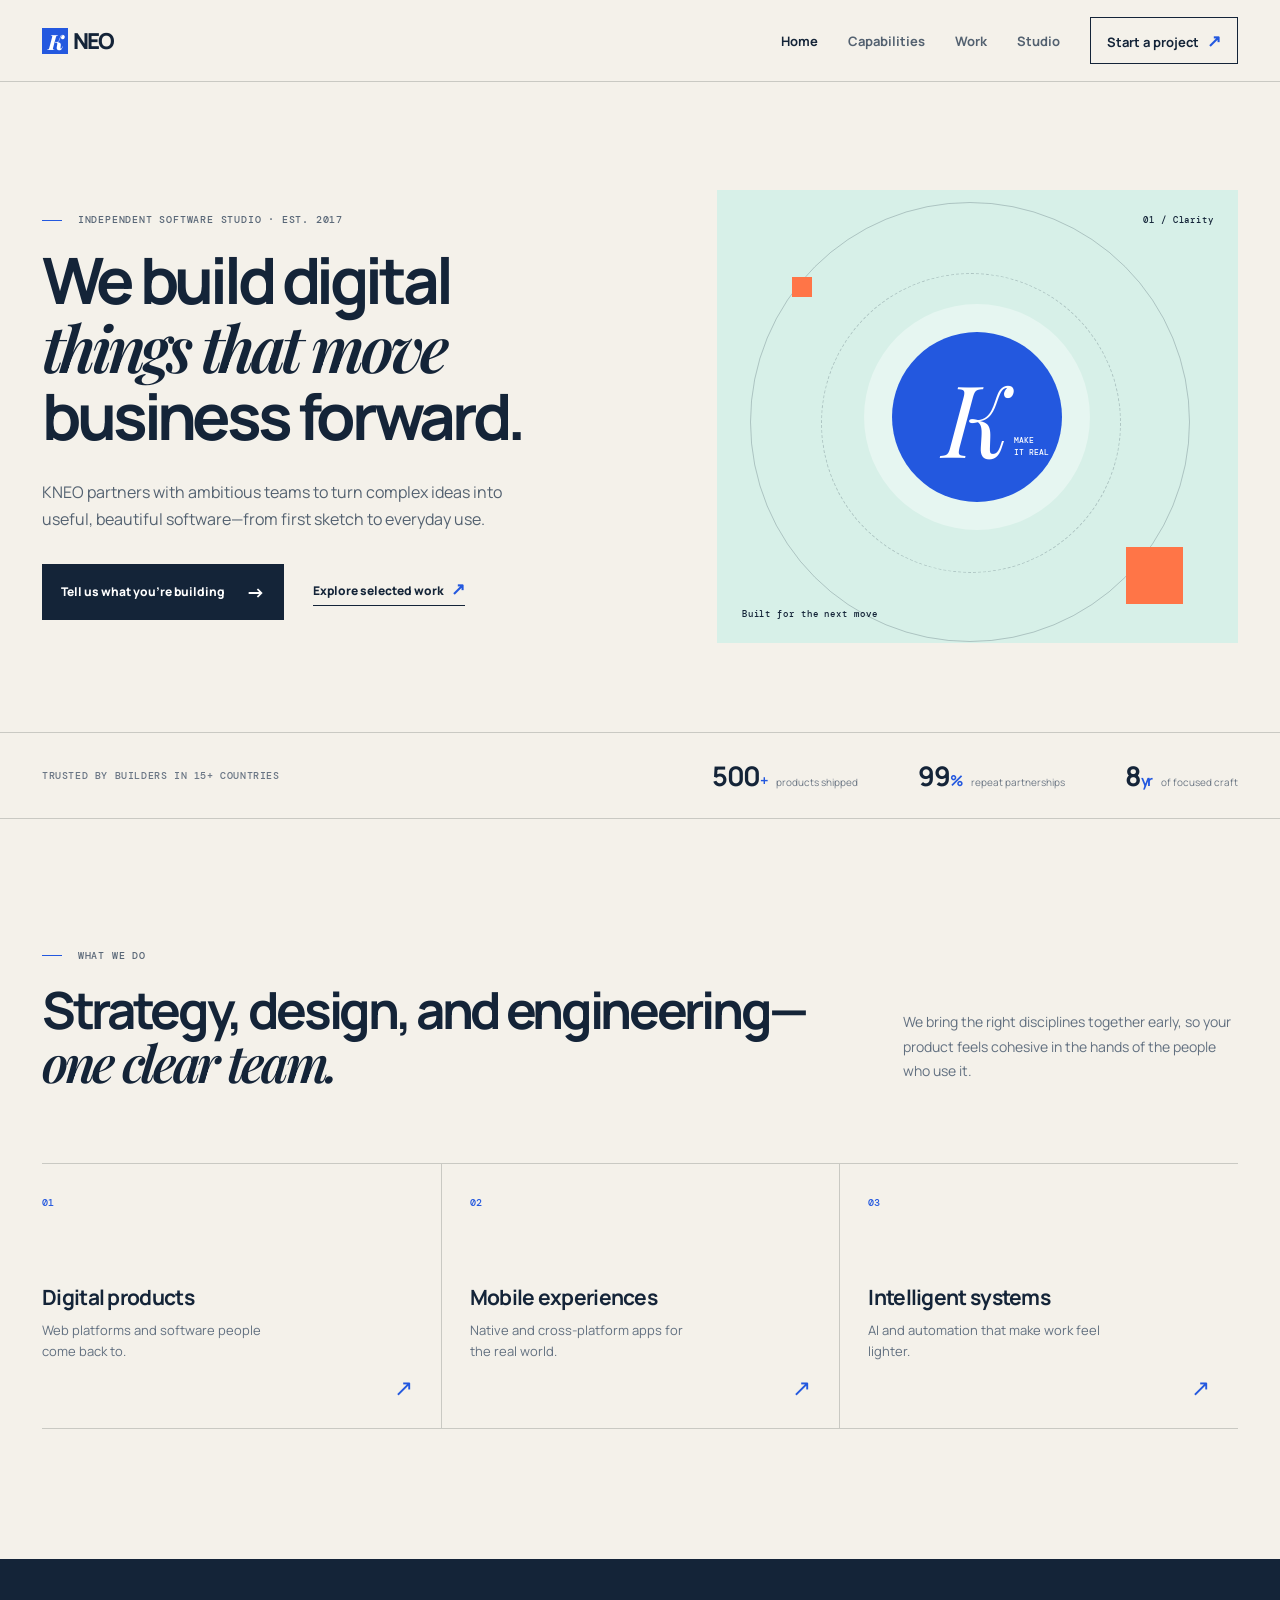
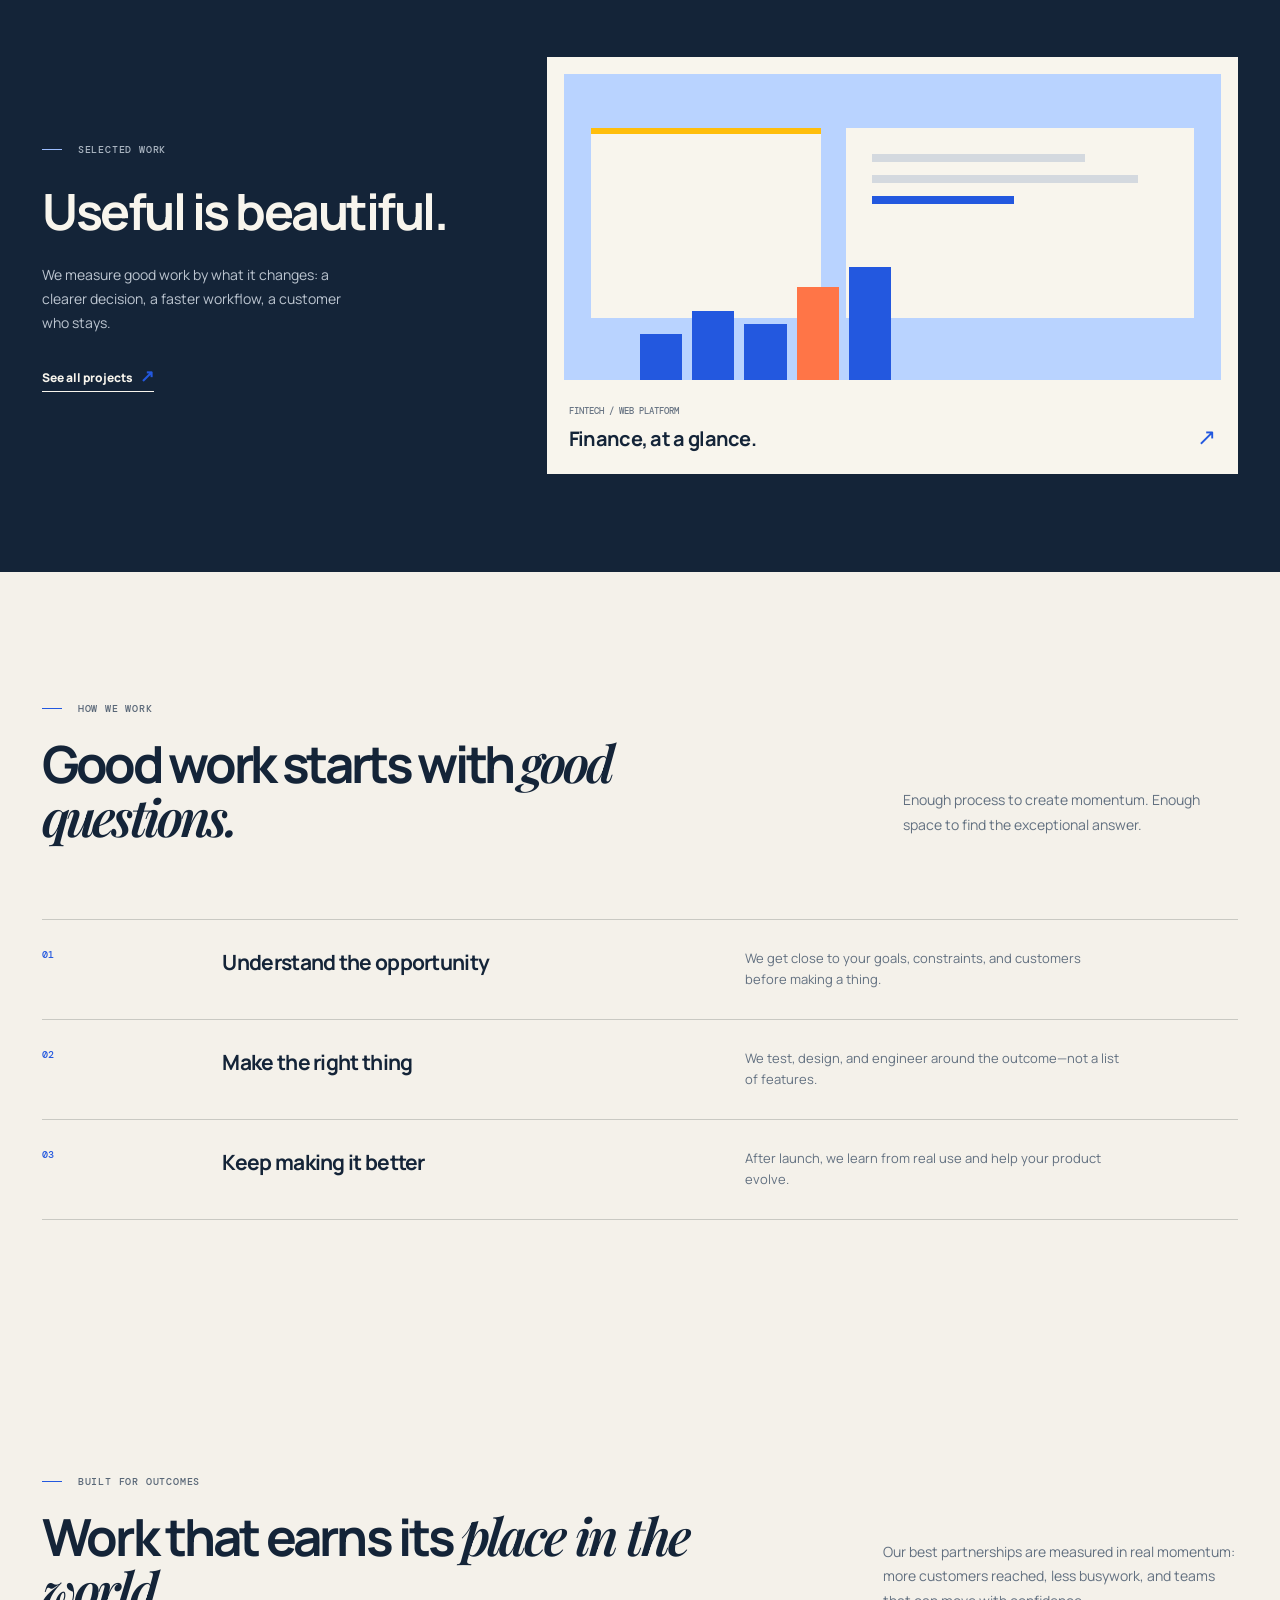
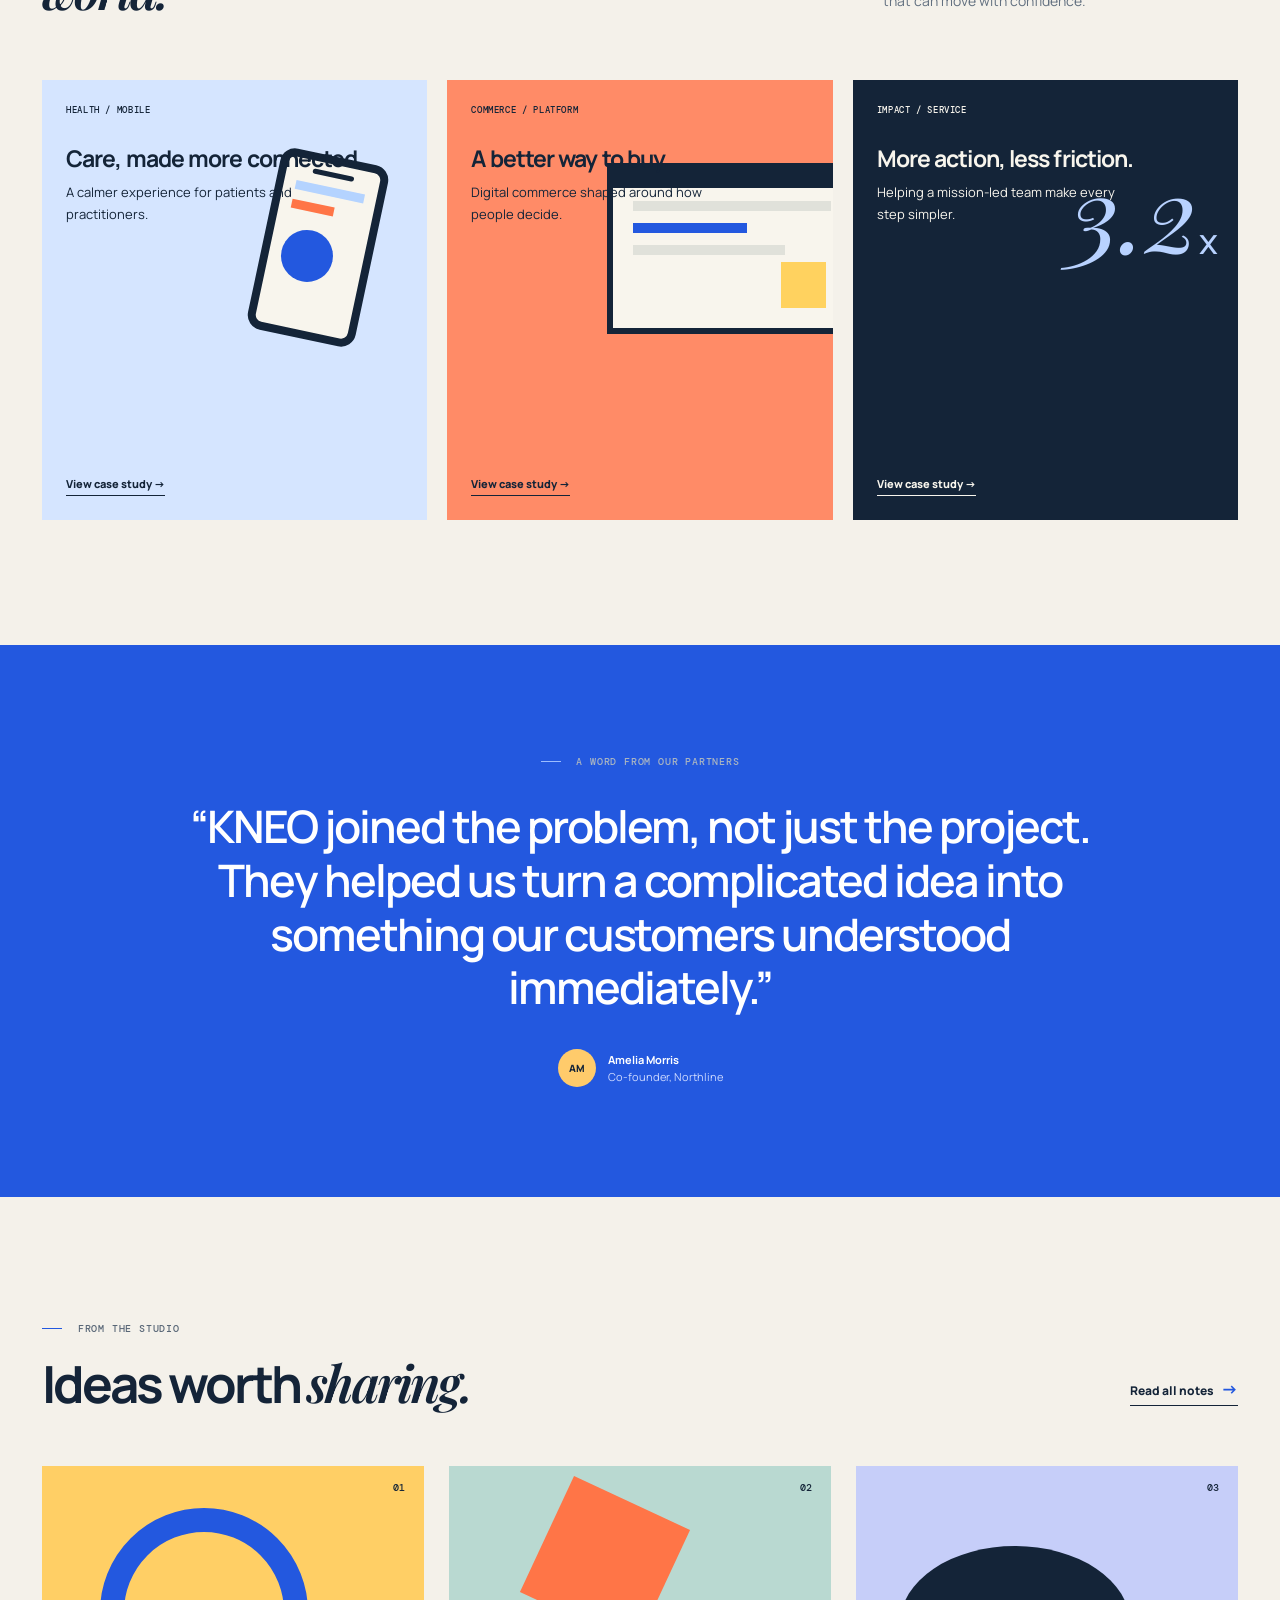
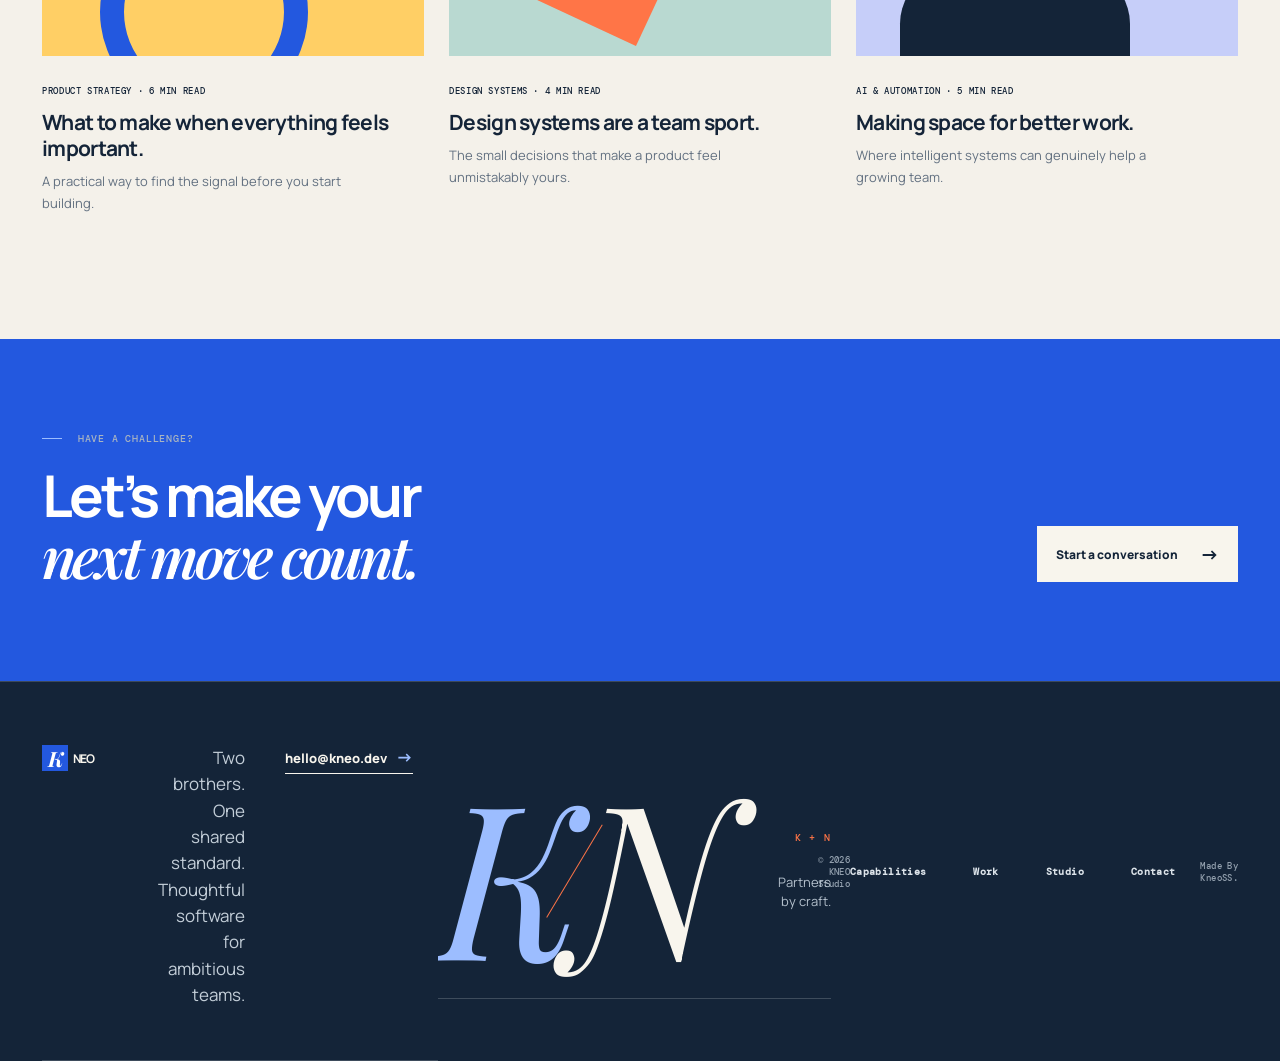
<file: index.html>
<!doctype html>
<html lang="en">
<head>
  <meta charset="UTF-8">
  <meta name="viewport" content="width=device-width, initial-scale=1.0">
  <meta name="description" content="KNEO is a product-minded software partner for ambitious teams.">
  <title>KNEO — Digital products, built to matter</title>
  <link rel="preconnect" href="https://fonts.googleapis.com">
  <link rel="preconnect" href="https://fonts.gstatic.com" crossorigin>
  <link href="https://fonts.googleapis.com/css2?family=DM+Mono:wght@400;500&family=Manrope:wght@400;500;600;700;800&family=Playfair+Display:ital,wght@0,600;0,700;1,600&display=swap" rel="stylesheet">
  <link rel="stylesheet" href="css/home.css">
</head>
<body class="home-page">
  <header class="site-header">
    <a class="brand" href="index.html" aria-label="KNEO home"><span>K</span>NEO</a>
    <button class="menu-button" aria-expanded="false" aria-controls="site-nav">Menu <i></i></button>
    <nav id="site-nav" class="site-nav" aria-label="Main navigation">
      <a class="active" href="index.html">Home</a>
      <a href="services.html">Capabilities</a>
      <a href="portfolio.html">Work</a>
      <a href="about.html">Studio</a>
      <a class="nav-contact" href="contact.html">Start a project <span>↗</span></a>
    </nav>
  </header>

  <main>
    <section class="hero">
      <div class="hero-copy">
        <p class="eyebrow"><span></span> Independent software studio · Est. 2017</p>
        <h1>We build digital<br><em>things that move</em><br>business forward.</h1>
        <p class="hero-intro">KNEO partners with ambitious teams to turn complex ideas into useful, beautiful software—from first sketch to everyday use.</p>
        <div class="hero-actions">
          <a class="button button-dark" href="contact.html">Tell us what you’re building <span>→</span></a>
          <a class="text-link" href="portfolio.html">Explore selected work <span>↗</span></a>
        </div>
      </div>
      <div class="hero-art" aria-label="Abstract digital product illustration">
        <div class="art-label top">01 / Clarity</div>
        <div class="art-label bottom">Built for the next move</div>
        <div class="orbit orbit-one"></div><div class="orbit orbit-two"></div>
        <div class="square square-one"></div><div class="square square-two"></div>
        <div class="art-core"><span>K</span><small>MAKE<br>IT REAL</small></div>
      </div>
    </section>

    <section class="proof" aria-label="KNEO at a glance">
      <p>Trusted by builders in 15+ countries</p>
      <div class="proof-stats">
        <div><strong>500<span>+</span></strong><small>products shipped</small></div>
        <div><strong>99<span>%</span></strong><small>repeat partnerships</small></div>
        <div><strong>8<span>yr</span></strong><small>of focused craft</small></div>
      </div>
    </section>

    <section class="intro-section">
      <p class="eyebrow"><span></span> What we do</p>
      <div class="split-heading">
        <h2>Strategy, design, and engineering—<em>one clear team.</em></h2>
        <p>We bring the right disciplines together early, so your product feels cohesive in the hands of the people who use it.</p>
      </div>
      <div class="capability-grid">
        <a href="services.html" class="capability"><span>01</span><h3>Digital products</h3><p>Web platforms and software people come back to.</p><b>↗</b></a>
        <a href="services.html" class="capability"><span>02</span><h3>Mobile experiences</h3><p>Native and cross-platform apps for the real world.</p><b>↗</b></a>
        <a href="services.html" class="capability"><span>03</span><h3>Intelligent systems</h3><p>AI and automation that make work feel lighter.</p><b>↗</b></a>
      </div>
    </section>

    <section class="feature-work">
      <div class="work-intro">
        <p class="eyebrow light"><span></span> Selected work</p>
        <h2>Useful is beautiful.</h2>
        <p>We measure good work by what it changes: a clearer decision, a faster workflow, a customer who stays.</p>
        <a class="text-link light-link" href="portfolio.html">See all projects <span>↗</span></a>
      </div>
      <div class="work-card">
        <div class="work-visual"><div class="panel panel-left"></div><div class="panel panel-right"><i></i><i></i><i></i></div><div class="chart"><span></span><span></span><span></span><span></span><span></span></div></div>
        <div class="work-meta"><div><small>FINTECH / WEB PLATFORM</small><h3>Finance, at a glance.</h3></div><a href="portfolio.html" aria-label="View Fintech Dashboard project">↗</a></div>
      </div>
    </section>

    <section class="approach">
      <p class="eyebrow"><span></span> How we work</p>
      <div class="approach-title"><h2>Good work starts with <em>good questions.</em></h2><p>Enough process to create momentum. Enough space to find the exceptional answer.</p></div>
      <ol>
        <li><span>01</span><div><h3>Understand the opportunity</h3><p>We get close to your goals, constraints, and customers before making a thing.</p></div></li>
        <li><span>02</span><div><h3>Make the right thing</h3><p>We test, design, and engineer around the outcome—not a list of features.</p></div></li>
        <li><span>03</span><div><h3>Keep making it better</h3><p>After launch, we learn from real use and help your product evolve.</p></div></li>
      </ol>
    </section>

    <section class="results-section">
      <div class="results-heading">
        <div><p class="eyebrow"><span></span> Built for outcomes</p><h2>Work that earns its <em>place in the world.</em></h2></div>
        <p>Our best partnerships are measured in real momentum: more customers reached, less busywork, and teams that can move with confidence.</p>
      </div>
      <div class="results-grid">
        <article class="result-card result-sky"><span>HEALTH / MOBILE</span><div class="mini-phone"><i></i><i></i><b></b></div><h3>Care, made more connected.</h3><p>A calmer experience for patients and practitioners.</p><a href="portfolio.html">View case study &rarr;</a></article>
        <article class="result-card result-coral"><span>COMMERCE / PLATFORM</span><div class="mini-browser"><i></i><i></i><i></i><b></b></div><h3>A better way to buy.</h3><p>Digital commerce shaped around how people decide.</p><a href="portfolio.html">View case study &rarr;</a></article>
        <article class="result-card result-ink"><span>IMPACT / SERVICE</span><div class="result-number">3.2<small>x</small></div><h3>More action, less friction.</h3><p>Helping a mission-led team make every step simpler.</p><a href="portfolio.html">View case study &rarr;</a></article>
      </div>
    </section>

    <section class="quote-section">
      <p class="eyebrow light"><span></span> A word from our partners</p>
      <blockquote>&ldquo;KNEO joined the problem, not just the project. They helped us turn a complicated idea into something our customers understood immediately.&rdquo;</blockquote>
      <div class="quote-person"><div>AM</div><p><strong>Amelia Morris</strong><br><span>Co-founder, Northline</span></p></div>
    </section>

    <section class="insights">
      <div class="insights-header"><div><p class="eyebrow"><span></span> From the studio</p><h2>Ideas worth <em>sharing.</em></h2></div><a class="text-link" href="blog.html">Read all notes <span>&rarr;</span></a></div>
      <div class="insight-grid">
        <a class="insight" href="blog.html"><div class="insight-art art-one"><span>01</span></div><small>PRODUCT STRATEGY &middot; 6 MIN READ</small><h3>What to make when everything feels important.</h3><p>A practical way to find the signal before you start building.</p></a>
        <a class="insight" href="blog.html"><div class="insight-art art-two"><span>02</span></div><small>DESIGN SYSTEMS &middot; 4 MIN READ</small><h3>Design systems are a team sport.</h3><p>The small decisions that make a product feel unmistakably yours.</p></a>
        <a class="insight" href="blog.html"><div class="insight-art art-three"><span>03</span></div><small>AI &amp; AUTOMATION &middot; 5 MIN READ</small><h3>Making space for better work.</h3><p>Where intelligent systems can genuinely help a growing team.</p></a>
      </div>
    </section>

    <section class="closing">
      <div><p class="eyebrow light"><span></span> Have a challenge?</p><h2>Let’s make your<br><em>next move count.</em></h2></div>
      <a class="button button-light" href="contact.html">Start a conversation <span>→</span></a>
    </section>
  </main>

  <footer class="site-footer"><a class="brand" href="index.html"><span>K</span>NEO</a><p>Thoughtful software for ambitious teams.</p><div><a href="mailto:hello@kneo.dev">hello@kneo.dev</a><small>© 2026 KNEO</small></div></footer>
  <footer class="site-footer">
    <div class="footer-top">
      <a class="brand" href="index.html" aria-label="KNEO home"><span>K</span>NEO</a>
      <p class="footer-statement">Two brothers. One shared standard.<br>Thoughtful software for ambitious teams.</p>
      <a class="footer-email" href="mailto:hello@kneo.dev">hello@kneo.dev <span>&rarr;</span></a>
    </div>
    <div class="brothers-mark" aria-label="KNEO was founded by brothers K and N">
      <div class="brother-letter brother-k">K</div><i></i><div class="brother-letter brother-n">N</div>
      <p><strong>K + N</strong><span><br>Partners by craft.</span></p>
    </div>
    <div class="footer-bottom"><small>&copy; 2026 KNEO Studio</small><div><a href="services.html">Capabilities</a><a href="portfolio.html">Work</a><a href="about.html">Studio</a><a href="contact.html">Contact</a></div><small>Made By KneoSS.</small></div>
  </footer>
  <script>const button=document.querySelector('.menu-button'),nav=document.querySelector('.site-nav');button.addEventListener('click',()=>{const open=nav.classList.toggle('open');button.setAttribute('aria-expanded',open)});</script>
</body>
</html>
</file>
<file: css/home.css>
:root{--ink:#142438;--paper:#f4f1ea;--blue:#2358df;--orange:#ff7547;--line:#c9c9c3;--muted:#627080}*{box-sizing:border-box}html{scroll-behavior:smooth}body{margin:0;background:var(--paper);color:var(--ink);font-family:Manrope,Arial,sans-serif;-webkit-font-smoothing:antialiased}a{color:inherit;text-decoration:none}.site-header{height:82px;max-width:1400px;margin:auto;padding:0 42px;display:flex;align-items:center;justify-content:space-between;border-bottom:1px solid var(--line)}.brand{font-size:22px;font-weight:800;letter-spacing:-1.7px;display:flex;align-items:center;gap:5px}.brand span{height:26px;width:26px;background:var(--blue);color:#fff;display:inline-flex;align-items:center;justify-content:center;font-family:"Playfair Display",serif;font-size:21px;font-style:italic}.site-nav{display:flex;align-items:center;gap:30px;font-size:13px;font-weight:700}.site-nav>a:not(.nav-contact){color:#536170}.site-nav>a.active,.site-nav>a:hover{color:var(--ink)}.nav-contact{padding:11px 16px;border:1px solid var(--ink);color:var(--ink)!important}.nav-contact span,.text-link span{color:var(--blue);font-size:17px;margin-left:5px}.menu-button{display:none;background:none;border:0;color:var(--ink);font:700 13px Manrope}.hero{min-height:650px;max-width:1400px;margin:auto;padding:97px 42px 78px;display:grid;grid-template-columns:1.07fr .93fr;gap:75px;align-items:center}.eyebrow{margin:0 0 21px;color:#596777;font:500 10px "DM Mono",monospace;letter-spacing:.08em;text-transform:uppercase}.eyebrow span{width:20px;height:1px;background:var(--blue);display:inline-block;vertical-align:middle;margin:0 9px 2px 0}.hero h1,.split-heading h2,.approach h2,.closing h2{font-size:clamp(42px,5vw,74px);letter-spacing:-.065em;line-height:1.04;margin:0;font-weight:700}.hero h1 em,h2 em{font-family:"Playfair Display",serif;font-weight:600}.hero-intro{font-size:16px;line-height:1.7;color:#546271;max-width:460px;margin:30px 0}.hero-actions{display:flex;align-items:center;gap:29px}.button{padding:15px 19px;display:inline-flex;gap:22px;align-items:center;font-size:12px;font-weight:800}.button span{font-size:19px}.button-dark{background:var(--ink);color:white}.text-link{font-size:12px;font-weight:800;border-bottom:1px solid var(--ink);padding-bottom:5px}.hero-art{min-height:453px;position:relative;overflow:hidden;background:#d7f0e8}.art-core{position:absolute;left:50%;top:50%;transform:translate(-50%,-50%);width:170px;height:170px;background:var(--blue);border-radius:50%;color:white;display:flex;align-items:center;justify-content:center;box-shadow:0 0 0 28px rgba(255,255,255,.37)}.art-core span{font:italic 100px "Playfair Display",serif;line-height:1}.art-core small{font:500 8px "DM Mono",monospace;position:absolute;bottom:43px;right:13px;line-height:1.45}.orbit{position:absolute;border:1px solid rgba(20,36,56,.22);border-radius:50%}.orbit-one{width:440px;height:440px;top:12px;left:33px}.orbit-two{width:300px;height:300px;top:83px;left:104px;border-style:dashed}.square{position:absolute;background:var(--orange)}.square-one{width:20px;height:20px;top:87px;left:75px}.square-two{width:57px;height:57px;bottom:39px;right:55px}.art-label{position:absolute;font:500 9px "DM Mono",monospace;letter-spacing:.1em}.art-label.top{top:24px;right:24px}.art-label.bottom{bottom:23px;left:25px}.proof{border-top:1px solid var(--line);border-bottom:1px solid var(--line);padding:24px 42px;max-width:1400px;margin:auto;display:flex;align-items:center;justify-content:space-between}.proof>p{margin:0;color:#697584;font:500 10px "DM Mono",monospace;text-transform:uppercase;letter-spacing:.06em}.proof-stats{display:flex;gap:60px}.proof-stats div{display:flex;align-items:baseline;gap:9px}.proof strong{font-size:27px;letter-spacing:-1.4px}.proof strong span{font-size:15px;color:var(--blue)}.proof small{font-size:10px;color:#6e7986}.intro-section,.approach{max-width:1400px;margin:auto;padding:130px 42px}.split-heading{display:grid;grid-template-columns:1.4fr .6fr;gap:80px;align-items:end}.split-heading h2,.approach h2{font-size:clamp(36px,4vw,57px);max-width:770px}.split-heading>p,.approach-title>p{font-size:14px;line-height:1.75;color:var(--muted);margin:0 0 7px}.capability-grid{display:grid;grid-template-columns:repeat(3,1fr);border-top:1px solid var(--line);margin-top:72px}.capability{min-height:265px;padding:25px 28px 24px 0;position:relative;border-bottom:1px solid var(--line)}.capability+.capability{padding-left:28px;border-left:1px solid var(--line)}.capability span{font:500 10px "DM Mono",monospace;color:var(--blue)}.capability h3{margin:72px 0 9px;font-size:21px;letter-spacing:-.7px}.capability p{color:var(--muted);font-size:13px;max-width:235px;line-height:1.65;margin:0}.capability b{position:absolute;right:28px;bottom:25px;font-size:23px;font-weight:400;color:var(--blue)}.feature-work{padding:98px max(42px,calc((100vw - 1316px)/2));background:var(--ink);color:#f8f5ed;display:grid;grid-template-columns:.75fr 1.25fr;gap:90px;align-items:center}.eyebrow.light{color:#aab5c1}.eyebrow.light span{background:#9cbdff}.work-intro h2{font-size:50px;letter-spacing:-2.5px;margin:0 0 18px}.work-intro>p:not(.eyebrow){color:#bdc6d1;font-size:14px;line-height:1.7;max-width:310px;margin-bottom:29px}.light-link{border-color:#f8f5ed}.work-card{background:#f8f5ed;color:var(--ink);padding:17px}.work-visual{height:306px;background:#b9d3ff;position:relative;padding:27px;overflow:hidden}.panel{height:190px;position:absolute;top:54px;background:#f8f5ed}.panel-left{left:27px;width:35%;border-top:6px solid #ffbe0c}.panel-right{right:27px;width:53%;padding:26px}.panel-right i{display:block;height:8px;background:#d4d9df;margin-bottom:13px;width:72%}.panel-right i:nth-child(2){width:90%}.panel-right i:nth-child(3){width:48%;background:var(--blue)}.chart{position:absolute;left:54px;bottom:0;height:120px;width:45%;display:flex;align-items:flex-end;gap:10px;padding:0 22px}.chart span{width:18%;background:var(--blue)}.chart span:nth-child(1){height:38%}.chart span:nth-child(2){height:57%}.chart span:nth-child(3){height:46%}.chart span:nth-child(4){height:77%;background:var(--orange)}.chart span:nth-child(5){height:94%}.work-meta{display:flex;justify-content:space-between;align-items:end;padding:17px 5px 5px}.work-meta small{font:500 9px "DM Mono",monospace;color:#697584}.work-meta h3{margin:6px 0 0;font-size:20px;letter-spacing:-.7px}.work-meta>a{font-size:23px;color:var(--blue)}.approach-title{display:grid;grid-template-columns:1.4fr .6fr;gap:80px;align-items:end}.approach ol{list-style:none;margin:75px 0 0;padding:0;border-top:1px solid var(--line)}.approach li{display:grid;grid-template-columns:13% 1fr;gap:25px;padding:28px 0;border-bottom:1px solid var(--line)}.approach li>span{font:500 10px "DM Mono",monospace;color:var(--blue)}.approach li>div{display:grid;grid-template-columns:1fr 1fr;gap:30px}.approach h3{font-size:21px;letter-spacing:-.7px;margin:0}.approach li p{margin:0;color:var(--muted);font-size:13px;line-height:1.65;max-width:380px}.closing{padding:93px max(42px,calc((100vw - 1316px)/2));background:var(--blue);color:#fff;display:flex;justify-content:space-between;align-items:flex-end}.closing h2{font-size:clamp(40px,4.5vw,66px)}.button-light{background:#f8f5ed;color:var(--ink);margin-bottom:6px}.site-footer{max-width:1400px;margin:auto;padding:31px 42px;display:grid;grid-template-columns:1fr 1fr 1fr;align-items:center;border-top:1px solid rgba(255,255,255,.17);background:var(--ink);color:#edf0f3}.site-footer p{font-size:12px;color:#abb5c0;margin:0}.site-footer div{text-align:right}.site-footer div a{font-size:12px;font-weight:700;margin-right:25px}.site-footer small{font:500 9px "DM Mono",monospace;color:#93a0ae}@media(max-width:760px){.site-header{height:68px;padding:0 20px}.menu-button{display:block}.site-nav{display:none;position:absolute;z-index:2;top:68px;left:0;right:0;padding:24px 20px;background:var(--paper);border-bottom:1px solid var(--line);flex-direction:column;align-items:flex-start;gap:20px}.site-nav.open{display:flex}.hero{min-height:auto;padding:72px 20px 45px;display:block}.hero h1{font-size:47px}.hero-art{min-height:330px;margin-top:55px}.art-core{transform:translate(-50%,-50%) scale(.73)}.orbit-one{width:330px;height:330px;left:calc(50% - 165px);top:0}.orbit-two{width:230px;height:230px;left:calc(50% - 115px);top:50px}.proof{padding:21px 20px;display:block}.proof-stats{gap:18px;margin-top:18px;justify-content:space-between}.proof-stats div{display:block}.proof small{display:block}.intro-section,.approach{padding:76px 20px}.split-heading,.approach-title{display:block}.split-heading>p,.approach-title>p{margin-top:20px}.capability-grid{display:block;margin-top:42px}.capability,.capability+.capability{min-height:190px;padding:22px 0;border-left:0}.capability h3{margin-top:38px}.capability b{right:0;bottom:22px}.feature-work{padding:66px 20px;display:block}.work-card{margin-top:41px}.work-visual{height:220px}.panel{top:40px;height:135px}.panel-right{padding:17px}.chart{height:85px;left:38px}.approach ol{margin-top:45px}.approach li{grid-template-columns:42px 1fr}.approach li>div{display:block}.approach li p{margin-top:10px}.closing{padding:65px 20px;display:block}.closing .button{margin-top:34px}.site-footer{padding:29px 20px;display:block}.site-footer p{margin:18px 0}.site-footer div{text-align:left}.site-footer div a{margin-right:18px}}
/* Additional homepage content */
.results-section,.insights{max-width:1400px;margin:auto;padding:125px 42px}.results-heading,.insights-header{display:flex;justify-content:space-between;gap:80px;align-items:end}.results-heading h2,.insights h2{margin:0;font-size:clamp(36px,4vw,57px);letter-spacing:-.055em;line-height:1.05;max-width:690px}.results-heading h2 em,.insights h2 em{font-family:"Playfair Display",serif;font-weight:600}.results-heading>p{margin:0 0 5px;max-width:355px;color:var(--muted);font-size:14px;line-height:1.75}.results-grid{display:grid;grid-template-columns:repeat(3,1fr);gap:20px;margin-top:62px}.result-card{min-height:440px;padding:24px;position:relative;overflow:hidden;display:flex;flex-direction:column;align-items:flex-start}.result-card>span,.insight small{font:500 9px "DM Mono",monospace;letter-spacing:.07em}.result-card h3{font-size:23px;letter-spacing:-.9px;margin:26px 0 8px;position:relative}.result-card p{font-size:13px;line-height:1.65;margin:0;max-width:240px;position:relative}.result-card a{font-size:11px;font-weight:800;margin-top:auto;position:relative;border-bottom:1px solid currentColor;padding-bottom:4px}.result-sky{background:#d5e5ff}.result-coral{background:#ff8b67}.result-ink{background:var(--ink);color:#f8f5ed}.mini-phone{height:185px;width:110px;background:#f8f5ed;border:8px solid var(--ink);border-radius:15px;position:absolute;right:54px;top:75px;transform:rotate(12deg);padding:23px 12px}.mini-phone:before{content:"";position:absolute;background:var(--ink);width:42px;height:5px;border-radius:5px;top:8px;left:26px}.mini-phone i{height:9px;background:#b4d3ff;display:block;margin-bottom:10px}.mini-phone i:nth-child(2){width:62%;background:var(--orange)}.mini-phone b{display:block;width:52px;height:52px;background:var(--blue);border-radius:50%;margin-top:18px}.mini-browser{position:absolute;right:-24px;top:83px;width:250px;height:171px;background:#f8f5ed;border:6px solid var(--ink);padding:32px 20px}.mini-browser:before{content:"";position:absolute;left:0;right:0;top:0;height:19px;background:var(--ink)}.mini-browser i{height:10px;background:#e0e1da;display:block;margin-bottom:12px}.mini-browser i:nth-child(2){width:58%;background:var(--blue)}.mini-browser i:nth-child(3){width:77%}.mini-browser b{height:46px;width:45px;background:#ffd25f;position:absolute;right:25px;bottom:20px}.result-number{font:italic 105px "Playfair Display",serif;line-height:1;color:#b8d2ff;position:absolute;right:20px;top:78px}.result-number small{font:500 35px Manrope}.quote-section{background:var(--blue);color:white;padding:110px max(42px,calc((100vw - 1000px)/2));text-align:center}.quote-section .eyebrow{margin-bottom:31px}.quote-section blockquote{font-size:clamp(28px,3.5vw,46px);line-height:1.2;letter-spacing:-.045em;margin:0 auto;max-width:920px;font-weight:600}.quote-person{display:flex;gap:12px;align-items:center;justify-content:center;margin-top:35px;text-align:left}.quote-person>div{height:38px;width:38px;border-radius:50%;background:#ffcb6b;color:var(--ink);font-size:10px;font-weight:800;display:grid;place-items:center}.quote-person p{font-size:11px;line-height:1.55;margin:0}.quote-person span{color:#cdd9ff}.insights-header{align-items:end}.insights-header .text-link{margin-bottom:5px}.insight-grid{display:grid;grid-template-columns:repeat(3,1fr);gap:25px;margin-top:55px}.insight-art{height:190px;margin-bottom:21px;position:relative;overflow:hidden}.insight-art span{position:absolute;right:19px;top:15px;font:500 10px "DM Mono",monospace}.art-one{background:#ffcf65}.art-one:after{content:"";width:160px;height:160px;border:24px solid var(--blue);border-radius:50%;position:absolute;left:58px;top:42px}.art-two{background:#b9d9d1}.art-two:after{content:"";position:absolute;width:128px;height:128px;left:92px;top:31px;background:var(--orange);transform:rotate(25deg)}.art-three{background:#c6cef9}.art-three:after{content:"";position:absolute;left:44px;bottom:-45px;width:230px;height:155px;background:var(--ink);border-radius:50% 50% 0 0}.insight h3{font-size:21px;line-height:1.25;letter-spacing:-.7px;margin:10px 0}.insight p{font-size:13px;line-height:1.65;color:var(--muted);margin:0;max-width:320px}.insight:hover .insight-art{transform:translateY(-5px)}.insight-art{transition:transform .25s ease}
@media(max-width:760px){.results-section,.insights{padding:76px 20px}.results-heading,.insights-header{display:block}.results-heading>p{margin-top:20px}.results-grid,.insight-grid{display:block;margin-top:42px}.result-card{min-height:360px;margin-bottom:15px}.quote-section{padding:75px 20px}.quote-section blockquote{font-size:29px}.insights-header .text-link{display:inline-block;margin-top:25px}.insight{display:block;margin-bottom:37px}.insight-art{height:200px}}
/* Footer: the K + N founder story */
body.home-page .site-footer:first-of-type{display:none}body.home-page .site-footer:last-of-type{max-width:none;background:var(--ink);color:#f8f5ed;padding:0 42px}body.home-page .footer-top,body.home-page .brothers-mark,body.home-page .footer-bottom{max-width:1316px;margin:auto}body.home-page .footer-top{display:grid;grid-template-columns:1fr 1.2fr auto;gap:40px;align-items:start;padding:63px 0 52px;border-bottom:1px solid rgba(255,255,255,.18)}body.home-page .footer-top .brand{color:#f8f5ed}body.home-page .footer-statement{font-size:17px;line-height:1.55;color:#c3ced8;margin:0}body.home-page .footer-email{font-size:13px;font-weight:800;border-bottom:1px solid #f8f5ed;padding-bottom:5px;white-space:nowrap}.footer-email span{color:#9cbdff;font-size:17px;margin-left:6px}.brothers-mark{min-height:254px;display:flex;align-items:center;position:relative;overflow:hidden;border-bottom:1px solid rgba(255,255,255,.18)}.brother-letter{font:italic 215px/1 "Playfair Display",serif;letter-spacing:-.13em;color:#f8f5ed;position:relative;z-index:1}.brother-k{color:#9cbdff}.brother-n{margin-left:-15px}.brothers-mark i{display:block;height:108px;width:1px;background:var(--orange);transform:rotate(31deg);margin:0 10px 0 19px}.brothers-mark p{margin-left:70px;display:flex;flex-direction:column;gap:9px;font-size:13px;line-height:1.5;color:#b4c0cc}.brothers-mark p strong{font:500 10px "DM Mono",monospace;letter-spacing:.12em;color:var(--orange)}body.home-page .footer-bottom{display:flex;justify-content:space-between;align-items:center;padding:24px 0;font:500 9px "DM Mono",monospace;letter-spacing:.04em;color:#99a8b7}body.home-page .footer-bottom div{display:flex;gap:22px}body.home-page .footer-bottom a{color:#dce3e9;font-size:10px}body.home-page .footer-bottom a:hover{color:#9cbdff}@media(max-width:760px){body.home-page .site-footer:last-of-type{padding:0 20px}body.home-page .footer-top{display:block;padding:42px 0 32px}.footer-statement{margin:23px 0!important;font-size:15px!important}.brothers-mark{min-height:205px}.brother-letter{font-size:150px}.brothers-mark i{height:80px;margin-left:11px}.brothers-mark p{margin-left:24px;font-size:11px}.footer-bottom{display:block!important;padding:24px 0 28px!important}.footer-bottom div{gap:13px!important;margin:20px 0}}
</file>
